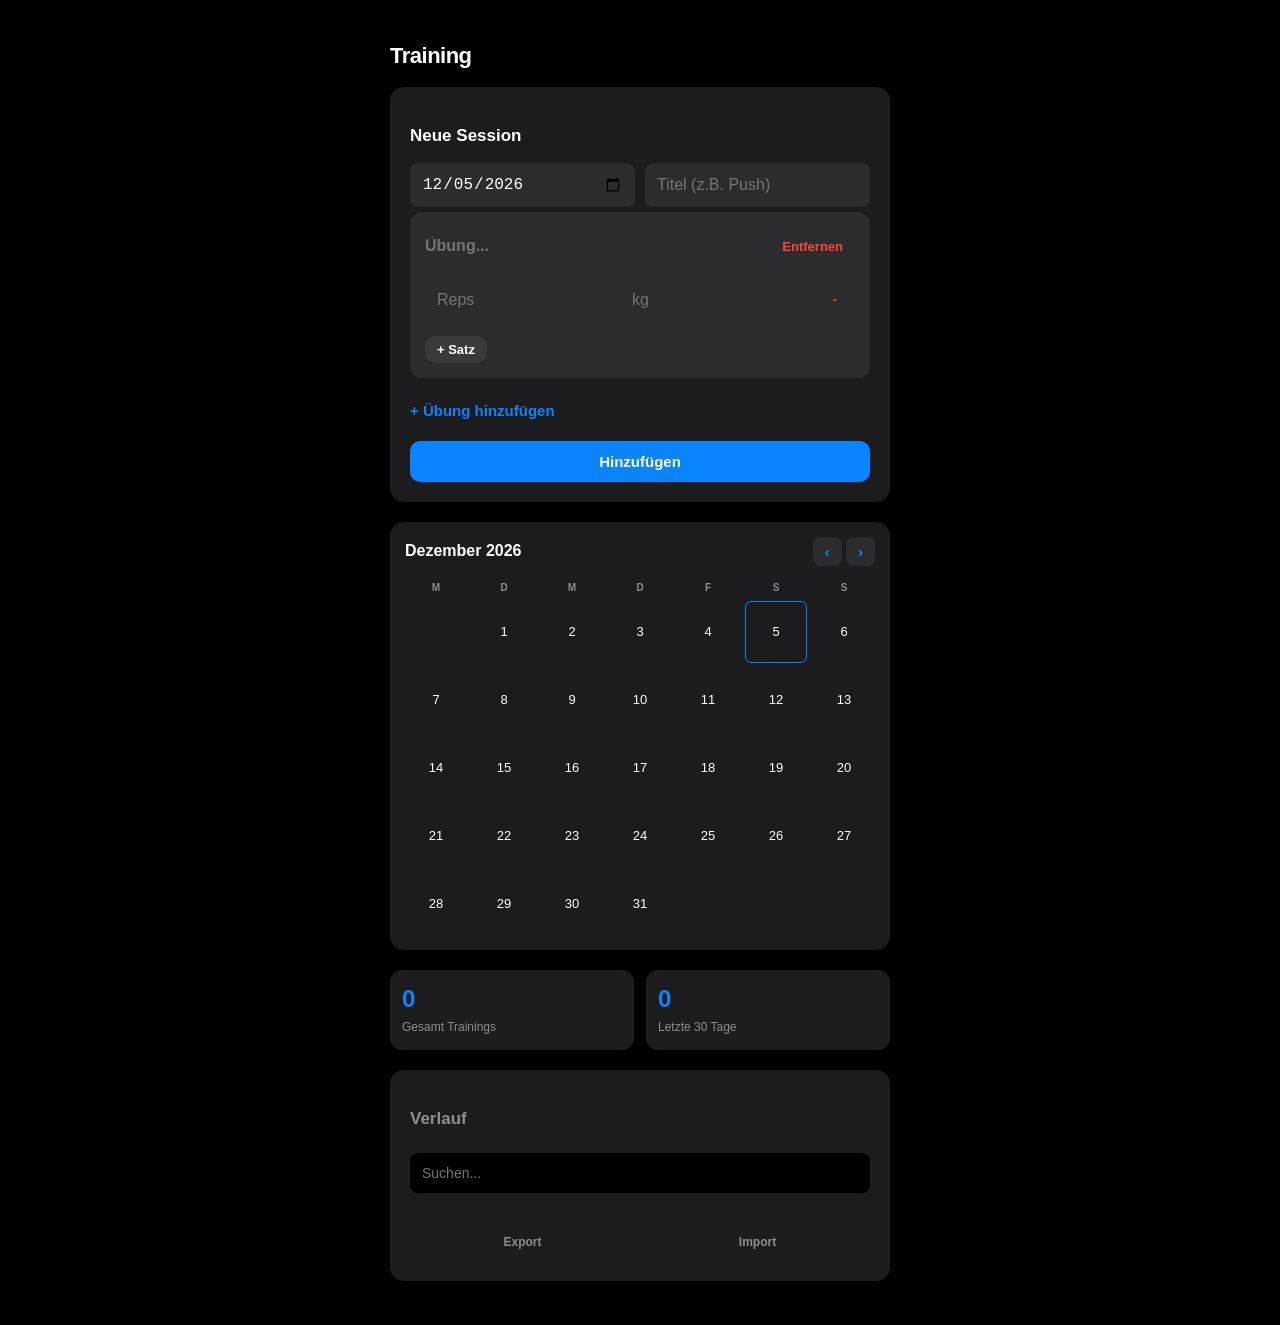
<file: GYM Test.html>
<!DOCTYPE html>
<html lang="de">
<head>
    <meta charset="UTF-8">
    <meta name="viewport" content="width=device-width, initial-scale=1.0">
    <title>Gym Log - iOS Edition</title>
    <style>
        :root {
            --bg-color: #000000;
            --card-bg: #1c1c1e;
            --input-bg: #2c2c2e;
            --text-main: #ffffff;
            --text-dim: #8e8e93;
            --accent-blue: #0a84ff;
            --accent-green: #30d158;
            --accent-red: #ff453a;
            --border-color: #38383a;
        }

        body { font-family: -apple-system, BlinkMacSystemFont, "Segoe UI", Roboto, Helvetica, Arial, sans-serif; background: var(--bg-color); padding: 15px; color: var(--text-main); line-height: 1.4; }
        .container { max-width: 500px; margin: auto; }
        
        h2 { font-size: 22px; font-weight: 700; margin-bottom: 15px; letter-spacing: -0.5px; }
        h3 { font-size: 17px; font-weight: 600; color: var(--text-dim); }

        .card { background: var(--card-bg); padding: 20px; border-radius: 14px; margin-bottom: 20px; }
        
        /* Kalender Apple Style */
        .calendar-header { display: flex; justify-content: space-between; align-items: center; margin-bottom: 15px; }
        .calendar-grid { display: grid; grid-template-columns: repeat(7, 1fr); gap: 6px; }
        .calendar-day-label { font-size: 10px; font-weight: 600; color: var(--text-dim); text-align: center; text-transform: uppercase; }
        .calendar-day { 
            aspect-ratio: 1 / 1; display: flex; align-items: center; justify-content: center; 
            border-radius: 6px; font-size: 13px; font-weight: 500; transition: 0.2s;
            background: transparent;
        }
        .has-workout { background: var(--accent-blue); color: white; }
        .today { border: 1px solid var(--accent-blue); }

        /* Eingaben & Buttons */
        input { 
            background: var(--input-bg); border: none; border-radius: 8px; 
            padding: 12px; color: white; font-size: 16px; margin: 5px 0; width: 100%; box-sizing: border-box;
        }
        .exercise-block { background: #2c2c2e; padding: 15px; border-radius: 12px; margin-bottom: 12px; }
        .set-row { display: grid; grid-template-columns: 1fr 1fr 40px; gap: 10px; margin-top: 8px; }
        
        button { cursor: pointer; border: none; border-radius: 10px; padding: 12px; font-weight: 600; font-size: 15px; transition: 0.1s; }
        button:active { opacity: 0.7; transform: scale(0.98); }
        
        .btn-add-ex { background: transparent; color: var(--accent-blue); width: 100%; text-align: left; padding-left: 0; }
        .btn-save { background: var(--accent-blue); color: white; width: 100%; margin-top: 10px; }
        .btn-set { background: #3a3a3c; color: var(--text-main); font-size: 13px; padding: 6px 12px; }
        .btn-remove { background: transparent; color: var(--accent-red); font-size: 13px; }
        .btn-edit { background: transparent; color: var(--accent-blue); padding: 0; float: right; font-weight: 400; }
        
        /* Stats & Verlauf */
        .stats-grid { display: grid; grid-template-columns: 1fr 1fr; gap: 12px; margin-bottom: 20px; }
        .stat-box { background: var(--card-bg); padding: 12px; border-radius: 12px; text-align: left; }
        .stat-val { display: block; font-size: 24px; font-weight: 700; color: var(--accent-blue); }
        .stat-label { font-size: 12px; color: var(--text-dim); font-weight: 500; }

        .history-session { border-bottom: 0.5px solid var(--border-color); padding: 15px 0; }
        .history-session:last-child { border-bottom: none; }
        .history-title { font-size: 17px; font-weight: 600; color: var(--text-main); }
        .history-date { font-size: 14px; color: var(--text-dim); }
        .exercise-text { font-size: 14px; color: var(--text-main); margin-top: 4px; }
        .volume-info { font-size: 12px; color: var(--accent-green); margin-top: 2px; }

        .nav-btn { background: #2c2c2e; color: var(--accent-blue); padding: 6px 12px; border-radius: 8px; }
    </style>
</head>
<body>

<div class="container">
    <h2>Training</h2>

    <div class="card">
        <h3 id="form-title" style="margin-bottom:10px; color: white;">Neue Session</h3>
        <div style="display: flex; gap: 10px;">
            <input type="date" id="session-date">
            <input type="text" id="session-name" placeholder="Titel (z.B. Push)" list="title-suggestions">
        </div>
        <div id="exercises-container"></div>
        <button type="button" class="btn-add-ex" onclick="addExercise()">+ Übung hinzufügen</button>
        <button type="button" class="btn-save" id="save-btn" onclick="saveSession()">Hinzufügen</button>
        <button type="button" id="cancel-edit" style="display:none; background:#3a3a3c; color:white; width:100%; margin-top:8px;" onclick="resetForm()">Abbrechen</button>
    </div>

    <div class="card" style="padding: 15px;">
        <div class="calendar-header">
            <span id="calendar-month-year" style="font-weight: 600;">Monat 202X</span>
            <div>
                <button class="nav-btn" onclick="changeMonth(-1)">‹</button>
                <button class="nav-btn" onclick="changeMonth(1)">›</button>
            </div>
        </div>
        <div class="calendar-grid" id="calendar-days">
            <div class="calendar-day-label">M</div><div class="calendar-day-label">D</div>
            <div class="calendar-day-label">M</div><div class="calendar-day-label">D</div>
            <div class="calendar-day-label">F</div><div class="calendar-day-label">S</div>
            <div class="calendar-day-label">S</div>
        </div>
    </div>

    <div class="stats-grid">
        <div class="stat-box"><span class="stat-val" id="stat-total">0</span><span class="stat-label">Gesamt Trainings</span></div>
        <div class="stat-box"><span class="stat-val" id="stat-month">0</span><span class="stat-label">Letzte 30 Tage</span></div>
    </div>

    <div class="card">
        <h3>Verlauf</h3>
        <input type="text" id="filter-input" placeholder="Suchen..." onkeyup="renderAll()" style="background: #000; margin-bottom: 10px; font-size: 14px;">
        <div id="history"></div>
        <div style="display: flex; gap: 10px; margin-top: 20px; opacity: 0.5;">
            <button style="flex:1; background:none; color:white; font-size:12px;" onclick="exportBackup()">Export</button>
            <button style="flex:1; background:none; color:white; font-size:12px;" onclick="document.getElementById('import-file').click()">Import</button>
            <input type="file" id="import-file" style="display:none" onchange="importBackup(event)">
        </div>
    </div>
</div>

<datalist id="exercise-list"></datalist>
<datalist id="title-suggestions">
    <option value="Push"><option value="Pull"><option value="Legs"><option value="Brust"><option value="Rücken">
</datalist>

<script>
    let logs = JSON.parse(localStorage.getItem('gymSessions')) || [];
    let editIndex = null;
    let currentCalDate = new Date();

    window.onload = () => { resetForm(); renderAll(); };

    function renderAll() {
        updateExerciseTags();
        renderStats();
        renderCalendar();
        renderHistory();
    }

    function renderCalendar() {
        const grid = document.getElementById('calendar-days');
        const labels = grid.querySelectorAll('.calendar-day-label');
        grid.innerHTML = ""; labels.forEach(l => grid.appendChild(l));

        const monthNames = ["Januar", "Februar", "März", "April", "Mai", "Juni", "Juli", "August", "September", "Oktober", "November", "Dezember"];
        document.getElementById('calendar-month-year').innerText = `${monthNames[currentCalDate.getMonth()]} ${currentCalDate.getFullYear()}`;

        const first = new Date(currentCalDate.getFullYear(), currentCalDate.getMonth(), 1);
        const last = new Date(currentCalDate.getFullYear(), currentCalDate.getMonth() + 1, 0);
        let start = first.getDay(); start = (start === 0) ? 6 : start - 1;

        for (let i = 0; i < start; i++) grid.appendChild(document.createElement('div'));

        const workoutDates = logs.map(s => s.date);
        const todayStr = new Date().toISOString().split('T')[0];

        for (let d = 1; d <= last.getDate(); d++) {
            const div = document.createElement('div');
            div.className = "calendar-day";
            div.innerText = d;
            const dateStr = `${currentCalDate.getFullYear()}-${String(currentCalDate.getMonth() + 1).padStart(2, '0')}-${String(d).padStart(2, '0')}`;
            if (workoutDates.includes(dateStr)) div.classList.add('has-workout');
            if (dateStr === todayStr) div.classList.add('today');
            grid.appendChild(div);
        }
    }

    function changeMonth(dir) { currentCalDate.setMonth(currentCalDate.getMonth() + dir); renderCalendar(); }

    function renderStats() {
        document.getElementById('stat-total').innerText = logs.length;
        const thirtyDays = new Date(); thirtyDays.setDate(thirtyDays.getDate() - 30);
        document.getElementById('stat-month').innerText = logs.filter(s => new Date(s.date) >= thirtyDays).length;
    }

    function updateExerciseTags() {
        const datalist = document.getElementById('exercise-list');
        const allNames = new Set();
        logs.forEach(s => s.exercises.forEach(ex => allNames.add(ex.name)));
        datalist.innerHTML = "";
        allNames.forEach(name => { const op = document.createElement('option'); op.value = name; datalist.appendChild(op); });
    }

    function addExercise(name = "", sets = []) {
        const container = document.getElementById('exercises-container');
        const exDiv = document.createElement('div');
        exDiv.className = 'exercise-block';
        exDiv.innerHTML = `
            <div style="display:flex; justify-content:space-between; align-items:center;">
                <input type="text" class="ex-name" list="exercise-list" placeholder="Übung..." value="${name}" style="background:transparent; font-weight:600; padding:0; margin:0;">
                <button type="button" class="btn-remove" onclick="this.closest('.exercise-block').remove()">Entfernen</button>
            </div>
            <div class="sets-list"></div>
            <button type="button" class="btn-set" onclick="addSet(this)" style="margin-top:10px;">+ Satz</button>
        `;
        container.appendChild(exDiv);
        const list = exDiv.querySelector('.sets-list');
        if (sets.length > 0) sets.forEach(s => addSetRow(list, s.reps, s.kg));
        else addSetRow(list);
    }

    function addSet(btn) { addSetRow(btn.previousElementSibling); }
    function addSetRow(container, reps = "", kg = "") {
        const row = document.createElement('div');
        row.className = 'set-row';
        row.innerHTML = `<input type="number" class="s-reps" placeholder="Reps" value="${reps}"> <input type="number" class="s-weight" placeholder="kg" value="${kg}"> <button type="button" class="btn-remove" onclick="this.parentElement.remove()">-</button>`;
        container.appendChild(row);
    }

    function saveSession() {
        const date = document.getElementById('session-date').value;
        const title = document.getElementById('session-name').value || "Training";
        const exBlocks = document.getElementsByClassName('exercise-block');
        let sessionEx = [];
        for (let b of exBlocks) {
            const name = b.querySelector('.ex-name').value;
            const rs = b.querySelectorAll('.s-reps'), ws = b.querySelectorAll('.s-weight');
            let sets = [];
            for (let i = 0; i < rs.length; i++) {
                if (rs[i].value !== "" && ws[i].value !== "") sets.push({ reps: rs[i].value, kg: ws[i].value });
            }
            if (name && sets.length > 0) sessionEx.push({ name, sets });
        }
        if (sessionEx.length === 0) return alert("Fehlende Daten!");
        if (editIndex !== null) logs[editIndex] = { date, title, exercises: sessionEx };
        else logs.push({ date, title, exercises: sessionEx });
        localStorage.setItem('gymSessions', JSON.stringify(logs));
        resetForm(); renderAll();
    }

    function renderHistory() {
        const historyDiv = document.getElementById('history');
        const searchTerm = document.getElementById('filter-input').value.toLowerCase();
        historyDiv.innerHTML = ""; 
        const sorted = logs.map((d, i) => ({d, i})).sort((a, b) => new Date(b.d.date) - new Date(a.d.date));

        sorted.forEach(item => {
            const s = item.d;
            if (searchTerm === "" || s.title.toLowerCase().includes(searchTerm) || s.exercises.some(ex => ex.name.toLowerCase().includes(searchTerm))) {
                let vol = 0;
                let html = `<div class="history-session">
                    <button class="btn-edit" onclick="editSession(${item.i})">Bearbeiten</button>
                    <div class="history-title">${s.title}</div>
                    <div class="history-date">${new Date(s.date).toLocaleDateString('de-DE')}</div>`;
                s.exercises.forEach(ex => {
                    let exVol = ex.sets.reduce((sum, set) => sum + (set.reps * set.kg), 0);
                    vol += exVol;
                    html += `<div class="exercise-text"><strong>${ex.name}</strong>: ` + ex.sets.map(set => `${set.reps}x${set.kg}kg`).join(' · ') + `</div>`;
                });
                html += `<div class="volume-info">${vol} kg Gesamtvolumen</div></div>`;
                historyDiv.innerHTML += html;
            }
        });
    }

    function editSession(idx) {
        editIndex = idx; const s = logs[idx];
        document.getElementById('form-title').innerText = "Bearbeiten";
        document.getElementById('cancel-edit').style.display = "block";
        document.getElementById('session-date').value = s.date;
        document.getElementById('session-name').value = s.title;
        document.getElementById('exercises-container').innerHTML = "";
        s.exercises.forEach(ex => addExercise(ex.name, ex.sets));
        window.scrollTo({ top: 0, behavior: 'smooth' });
    }

    function resetForm() {
        editIndex = null; document.getElementById('form-title').innerText = "Neue Session";
        document.getElementById('cancel-edit').style.display = "none";
        document.getElementById('session-date').value = new Date().toISOString().split('T')[0];
        document.getElementById('session-name').value = "";
        document.getElementById('exercises-container').innerHTML = ""; addExercise();
    }

    function exportBackup() {
        const dataStr = "data:text/json;charset=utf-8," + encodeURIComponent(JSON.stringify(logs));
        const dl = document.createElement('a'); dl.setAttribute("href", dataStr);
        dl.setAttribute("download", "gym_backup.json"); dl.click();
    }

    function importBackup(e) {
        const reader = new FileReader();
        reader.onload = (ev) => { logs = JSON.parse(ev.target.result); localStorage.setItem('gymSessions', JSON.stringify(logs)); renderAll(); };
        reader.readAsText(e.target.files[0]);
    }
</script>
</body>
</html>
</file>
